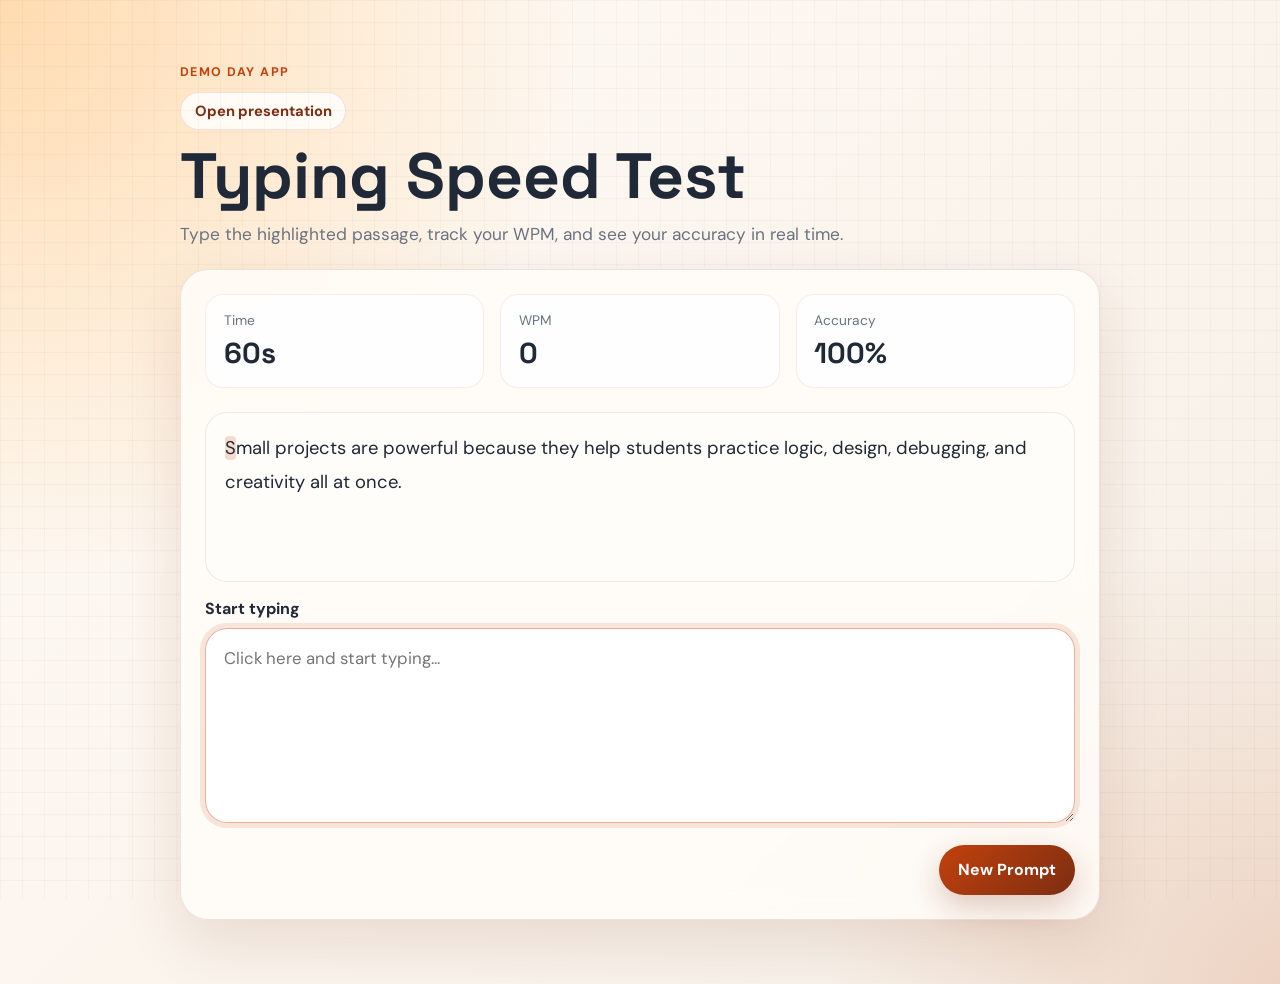
<file: index.html>
<!DOCTYPE html>
<html lang="en">
  <head>
    <meta charset="UTF-8" />
    <meta name="viewport" content="width=device-width, initial-scale=1.0" />
    <title>Typing Speed Test</title>
    <link rel="preconnect" href="https://fonts.googleapis.com" />
    <link rel="preconnect" href="https://fonts.gstatic.com" crossorigin />
    <link
      href="https://fonts.googleapis.com/css2?family=DM+Sans:wght@400;500;700&family=Space+Grotesk:wght@500;700&display=swap"
      rel="stylesheet"
    />
    <link rel="stylesheet" href="./style.css" />
  </head>
  <body>
    <main class="app-shell">
      <section class="hero">
        <p class="eyebrow">Demo Day App</p>
        <a class="hero-link" href="./slides.html">Open presentation</a>
        <h1>Typing Speed Test</h1>
        <p class="subtitle">
          Type the highlighted passage, track your WPM, and see your accuracy in
          real time.
        </p>
      </section>

      <section class="panel">
        <div class="stats" aria-label="Typing stats">
          <div class="stat-card">
            <span class="stat-label">Time</span>
            <strong id="timeLeft">60s</strong>
          </div>
          <div class="stat-card">
            <span class="stat-label">WPM</span>
            <strong id="wpm">0</strong>
          </div>
          <div class="stat-card">
            <span class="stat-label">Accuracy</span>
            <strong id="accuracy">100%</strong>
          </div>
        </div>

        <div class="prompt-box" id="prompt" aria-live="polite"></div>

        <label class="input-label" for="typingInput">Start typing</label>
        <textarea
          id="typingInput"
          rows="6"
          spellcheck="false"
          autocomplete="off"
          autocorrect="off"
          autocapitalize="off"
          placeholder="Click here and start typing..."
        ></textarea>

        <div class="actions">
          <button id="restartButton" type="button">New Prompt</button>
        </div>
      </section>
    </main>

    <script src="./script.js"></script>
  </body>
</html>
</file>
<file: style.css>
:root {
  color-scheme: light;
  --bg: #f5efe6;
  --bg-accent: #ffd8a8;
  --panel: rgba(255, 252, 247, 0.88);
  --text: #1f2937;
  --muted: #6b7280;
  --primary: #c2410c;
  --primary-dark: #7c2d12;
  --success: #15803d;
  --error: #b91c1c;
  --border: rgba(124, 45, 18, 0.12);
  --shadow: 0 24px 60px rgba(124, 45, 18, 0.12);
}

* {
  box-sizing: border-box;
}

body {
  margin: 0;
  min-height: 100vh;
  font-family: "DM Sans", sans-serif;
  color: var(--text);
  background:
    radial-gradient(circle at top left, rgba(255, 216, 168, 0.9), transparent 36%),
    radial-gradient(circle at bottom right, rgba(194, 65, 12, 0.16), transparent 28%),
    linear-gradient(135deg, #fffaf4 0%, var(--bg) 100%);
}

body::before {
  content: "";
  position: fixed;
  inset: 0;
  background-image:
    linear-gradient(rgba(124, 45, 18, 0.03) 1px, transparent 1px),
    linear-gradient(90deg, rgba(124, 45, 18, 0.03) 1px, transparent 1px);
  background-size: 22px 22px;
  pointer-events: none;
}

.app-shell {
  width: min(920px, calc(100% - 2rem));
  margin: 0 auto;
  padding: 4rem 0;
}

.hero {
  margin-bottom: 1.5rem;
}

.eyebrow {
  margin: 0 0 0.75rem;
  color: var(--primary);
  text-transform: uppercase;
  letter-spacing: 0.12em;
  font-size: 0.78rem;
  font-weight: 700;
}

.hero-link {
  display: inline-flex;
  align-items: center;
  margin-bottom: 1rem;
  padding: 0.5rem 0.85rem;
  border-radius: 999px;
  background: rgba(255, 255, 255, 0.8);
  color: var(--primary-dark);
  border: 1px solid rgba(124, 45, 18, 0.12);
  font-size: 0.92rem;
  font-weight: 700;
  text-decoration: none;
}

.hero-link:hover {
  background: white;
}

h1 {
  margin: 0;
  font-family: "Space Grotesk", sans-serif;
  font-size: clamp(2.4rem, 5vw, 4.5rem);
  line-height: 0.95;
}

.subtitle {
  max-width: 48rem;
  margin: 1rem 0 0;
  color: var(--muted);
  font-size: 1.08rem;
}

.panel {
  background: var(--panel);
  border: 1px solid var(--border);
  border-radius: 28px;
  box-shadow: var(--shadow);
  backdrop-filter: blur(12px);
  padding: 1.5rem;
}

.stats {
  display: grid;
  grid-template-columns: repeat(3, minmax(0, 1fr));
  gap: 1rem;
  margin-bottom: 1.5rem;
}

.stat-card {
  padding: 1rem 1.1rem;
  border-radius: 18px;
  background: rgba(255, 255, 255, 0.8);
  border: 1px solid rgba(124, 45, 18, 0.08);
}

.stat-label {
  display: block;
  color: var(--muted);
  font-size: 0.86rem;
  margin-bottom: 0.4rem;
}

.stat-card strong {
  font-size: 1.8rem;
  font-family: "Space Grotesk", sans-serif;
}

.prompt-box {
  min-height: 170px;
  padding: 1.2rem;
  border-radius: 22px;
  background: #fffdf9;
  border: 1px solid rgba(124, 45, 18, 0.1);
  font-size: 1.15rem;
  line-height: 1.8;
  margin-bottom: 1rem;
}

.prompt-box span.correct {
  color: var(--success);
}

.prompt-box span.incorrect {
  color: var(--error);
  background: rgba(185, 28, 28, 0.12);
  border-radius: 4px;
}

.prompt-box span.current {
  background: rgba(194, 65, 12, 0.18);
  border-radius: 4px;
}

.input-label {
  display: inline-block;
  margin-bottom: 0.6rem;
  font-weight: 700;
}

textarea {
  width: 100%;
  padding: 1rem 1.1rem;
  border-radius: 22px;
  border: 1px solid rgba(124, 45, 18, 0.16);
  font: inherit;
  font-size: 1.05rem;
  line-height: 1.6;
  color: var(--text);
  background: rgba(255, 255, 255, 0.96);
  resize: vertical;
  transition: border-color 0.2s ease, box-shadow 0.2s ease, transform 0.2s ease;
}

textarea:focus {
  outline: none;
  border-color: rgba(194, 65, 12, 0.42);
  box-shadow: 0 0 0 5px rgba(194, 65, 12, 0.12);
  transform: translateY(-1px);
}

.actions {
  display: flex;
  justify-content: flex-end;
  margin-top: 1rem;
}

button {
  border: 0;
  border-radius: 999px;
  padding: 0.9rem 1.2rem;
  background: linear-gradient(135deg, var(--primary) 0%, var(--primary-dark) 100%);
  color: white;
  font: inherit;
  font-weight: 700;
  cursor: pointer;
  box-shadow: 0 12px 30px rgba(124, 45, 18, 0.24);
}

button:hover {
  filter: brightness(1.05);
}

button:active {
  transform: translateY(1px);
}

@media (max-width: 680px) {
  .app-shell {
    width: min(100% - 1rem, 920px);
    padding: 1.2rem 0 2rem;
  }

  .panel {
    padding: 1rem;
    border-radius: 22px;
  }

  .stats {
    grid-template-columns: 1fr;
  }

  .prompt-box {
    min-height: 220px;
  }
}
</file>
